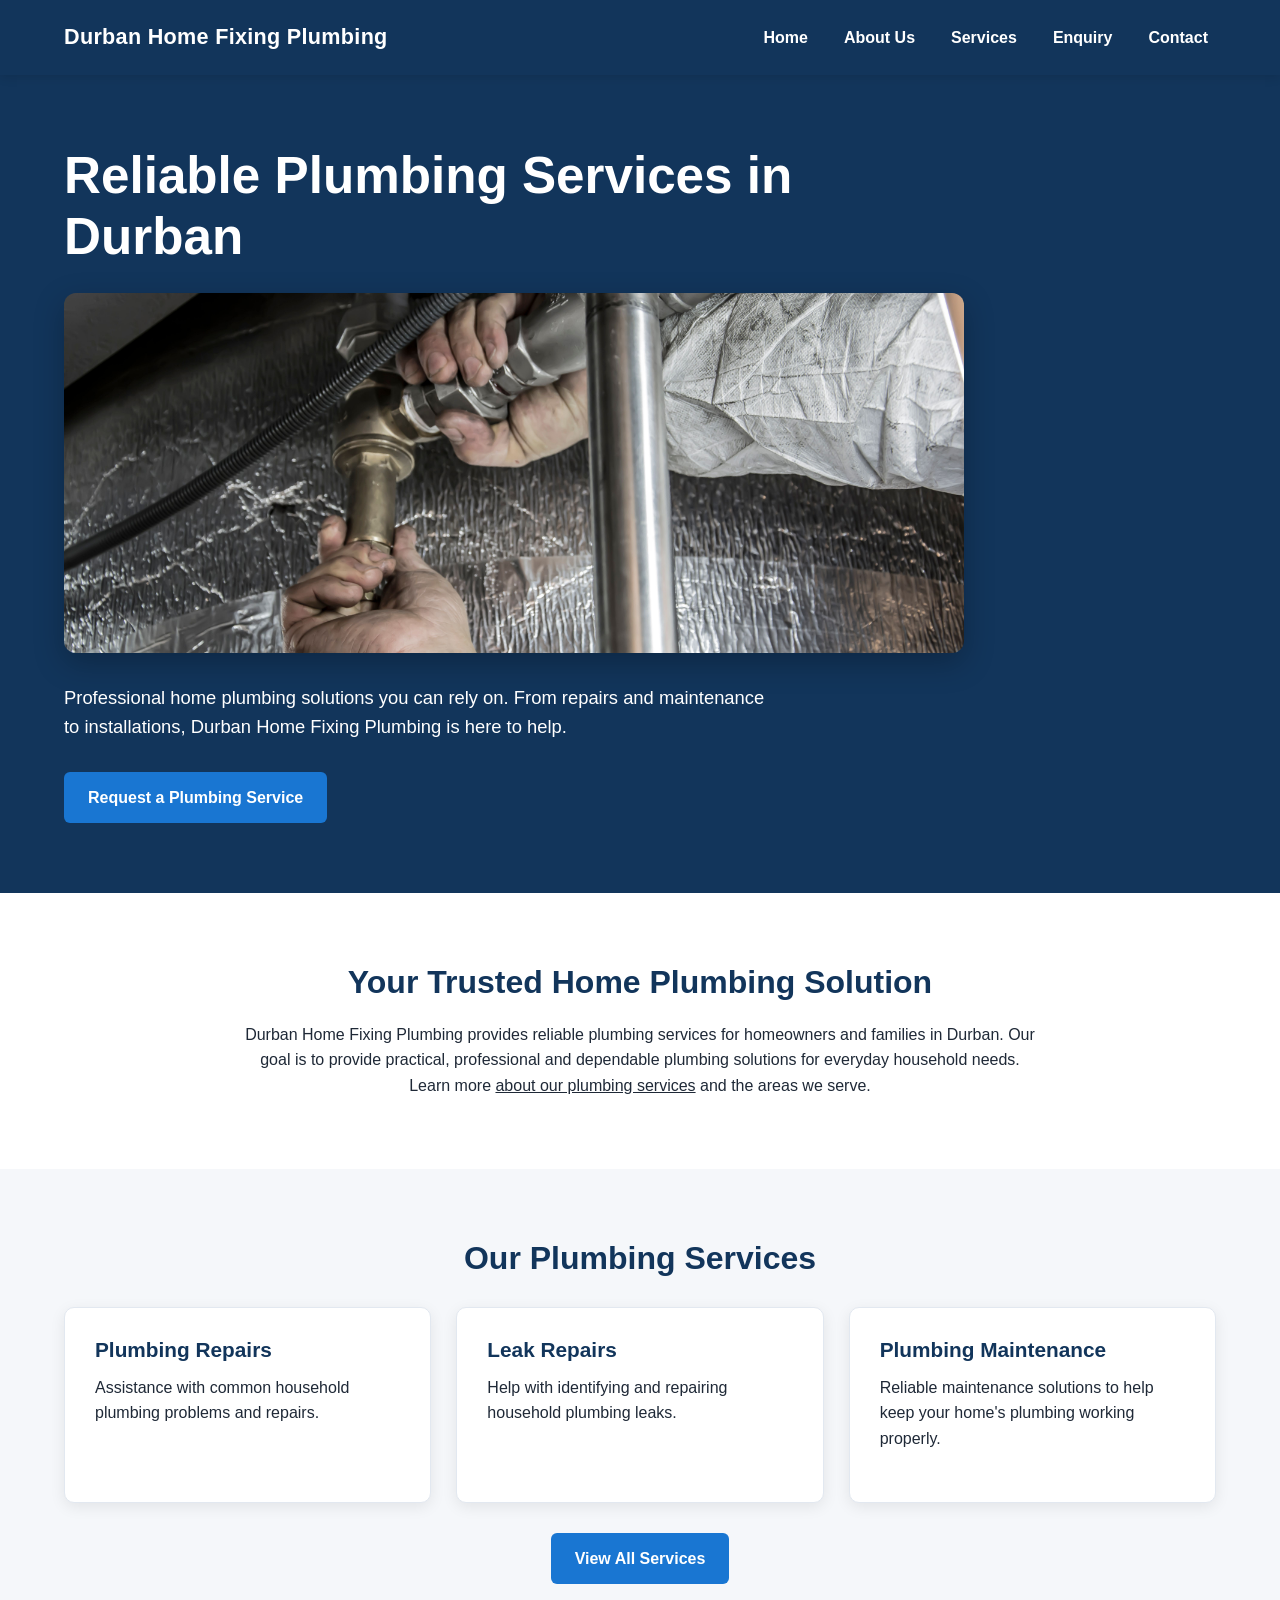
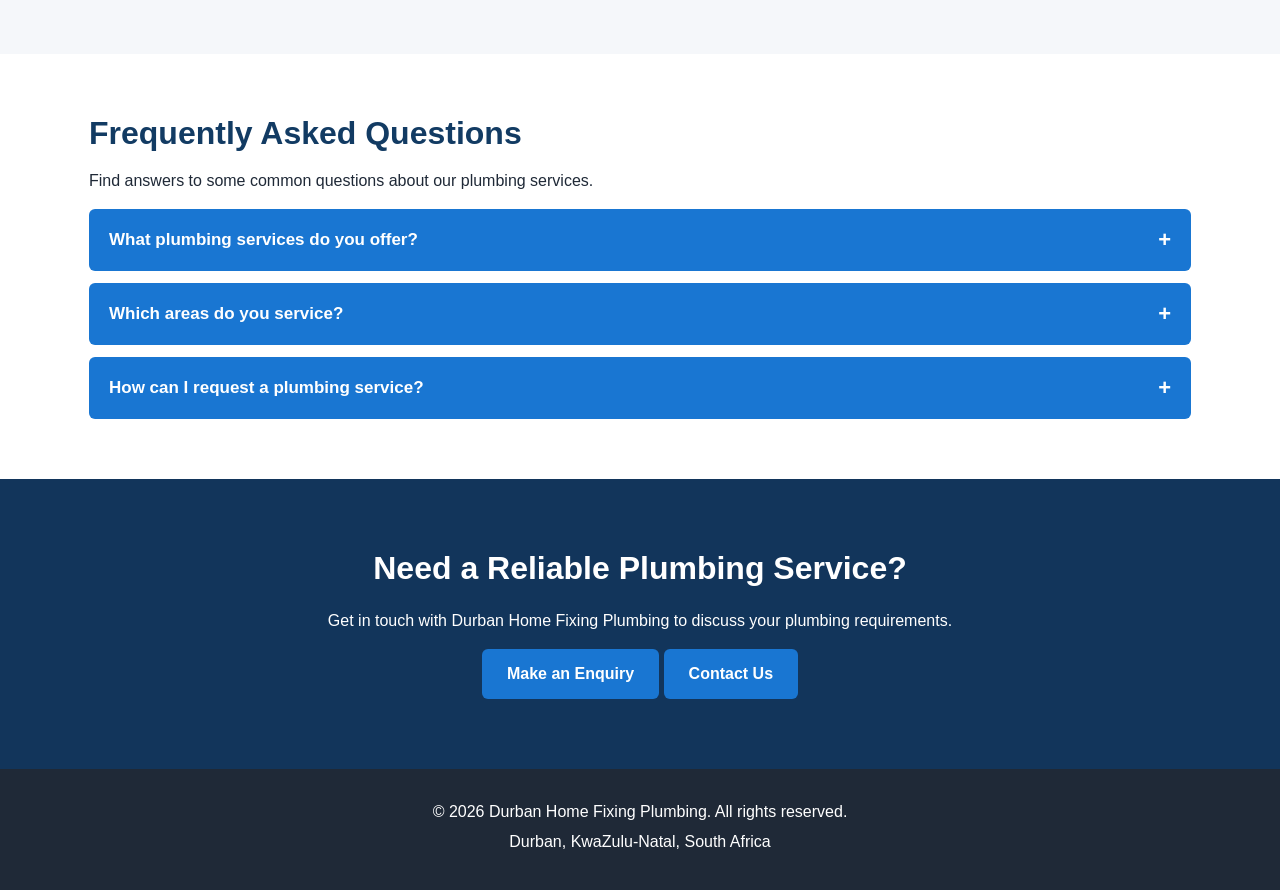
<file: public_html/index.html>
<!DOCTYPE html>
<html lang="en">

<!-- Durban HomeFix Plumbing - Home Page -->
<!-- Student: Teslan Tia Naidoo | Student Number: ST10529040 -->

<head>
    <meta charset="UTF-8">
    <meta name="viewport" content="width=device-width, initial-scale=1.0">

    <title>Plumbing Services in Durban | Durban HomeFix Plumbing</title>

    <meta name="description" content="Looking for reliable plumbing services in Durban? Durban HomeFix Plumbing assists with plumbing repairs, leaking pipes, blocked drains and maintenance.">

    <meta name="keywords" content="plumbers Durban, plumbing services Durban, plumbing repairs, leak repairs, blocked drains, plumbing maintenance">

    <meta name="author" content="Teslan Tia Naidoo">
    <meta name="robots" content="index, follow">

    <link rel="stylesheet" href="css/style.css">
</head>

<body>

    <header>
        <nav>
            <div class="logo">Durban Home Fixing Plumbing</div>

            <ul class="nav-links">
                <li><a href="index.html" aria-current="page">Home</a></li>
                <li><a href="about.html">About Us</a></li>
                <li><a href="services.html">Services</a></li>
                <li><a href="enquiry.html">Enquiry</a></li>
                <li><a href="contact.html">Contact</a></li>
            </ul>
        </nav>
    </header>

    <main>

        <section class="hero">
            <div class="hero-content">

                <h1>Reliable Plumbing Services in Durban</h1>

                <img
                    src="images/plumbing-repair.jpg"
                    alt="Plumber repairing a pipe under a sink"
                    loading="eager"
                    fetchpriority="high">

                <p>
                    Professional home plumbing solutions you can rely on.
                    From repairs and maintenance to installations, Durban Home
                    Fixing Plumbing is here to help.
                </p>

                <a href="enquiry.html" class="button">
                    Request a Plumbing Service
                </a>

            </div>
        </section>

        <section class="intro">
            <h2>Your Trusted Home Plumbing Solution</h2>

            <p>
                Durban Home Fixing Plumbing provides reliable plumbing
                services for homeowners and families in Durban. Our goal is
                to provide practical, professional and dependable plumbing
                solutions for everyday household needs.
            </p>

            <p>
                Learn more <a href="about.html">about our plumbing services</a>
                and the areas we serve.
            </p>
        </section>

        <section class="services-preview">
            <h2>Our Plumbing Services</h2>

            <div class="service-container">

                <article class="service-card">
                    <h3>Plumbing Repairs</h3>
                    <p>
                        Assistance with common household plumbing problems
                        and repairs.
                    </p>
                </article>

                <article class="service-card">
                    <h3>Leak Repairs</h3>
                    <p>
                        Help with identifying and repairing household
                        plumbing leaks.
                    </p>
                </article>

                <article class="service-card">
                    <h3>Plumbing Maintenance</h3>
                    <p>
                        Reliable maintenance solutions to help keep your
                        home's plumbing working properly.
                    </p>
                </article>

            </div>

            <a href="services.html" class="button">
                View All Services
            </a>
        </section>

        <section class="faq-section">
            <h2>Frequently Asked Questions</h2>

            <p>
                Find answers to some common questions about our plumbing
                services.
            </p>

            <div class="faq-container">

                <div class="faq-item">
                    <button type="button" class="faq-question"
                            aria-expanded="false">
                        What plumbing services do you offer?
                        <span aria-hidden="true">+</span>
                    </button>

                    <div class="faq-answer" hidden>
                        <p>
                            We assist with plumbing repairs, leak repairs,
                            blocked drains, pipe repairs, bathroom plumbing
                            and general plumbing maintenance.
                        </p>
                    </div>
                </div>

                <div class="faq-item">
                    <button type="button" class="faq-question"
                            aria-expanded="false">
                        Which areas do you service?
                        <span aria-hidden="true">+</span>
                    </button>

                    <div class="faq-answer" hidden>
                        <p>
                            We provide plumbing assistance in Durban and
                            surrounding areas.
                        </p>
                    </div>
                </div>

                <div class="faq-item">
                    <button type="button" class="faq-question"
                            aria-expanded="false">
                        How can I request a plumbing service?
                        <span aria-hidden="true">+</span>
                    </button>

                    <div class="faq-answer" hidden>
                        <p>
                            You can complete our online enquiry form and
                            provide your contact details and information
                            about the plumbing service you require.
                            Visit our <a href="enquiry.html">Enquiry page</a>
                            to get started.
                        </p>
                    </div>
                </div>

            </div>
        </section>

        <section class="cta">
            <h2>Need a Reliable Plumbing Service?</h2>

            <p>
                Get in touch with Durban Home Fixing Plumbing to discuss
                your plumbing requirements.
            </p>

            <a href="enquiry.html" class="btn">Make an Enquiry</a>
            <a href="contact.html" class="btn">Contact Us</a>
        </section>

    </main>

    <footer>
        <p>
            &copy; 2026 Durban Home Fixing Plumbing. All rights reserved.
        </p>

        <p>Durban, KwaZulu-Natal, South Africa</p>
    </footer>

    <script src="js/script.js"></script>

</body>
</html>
</file>
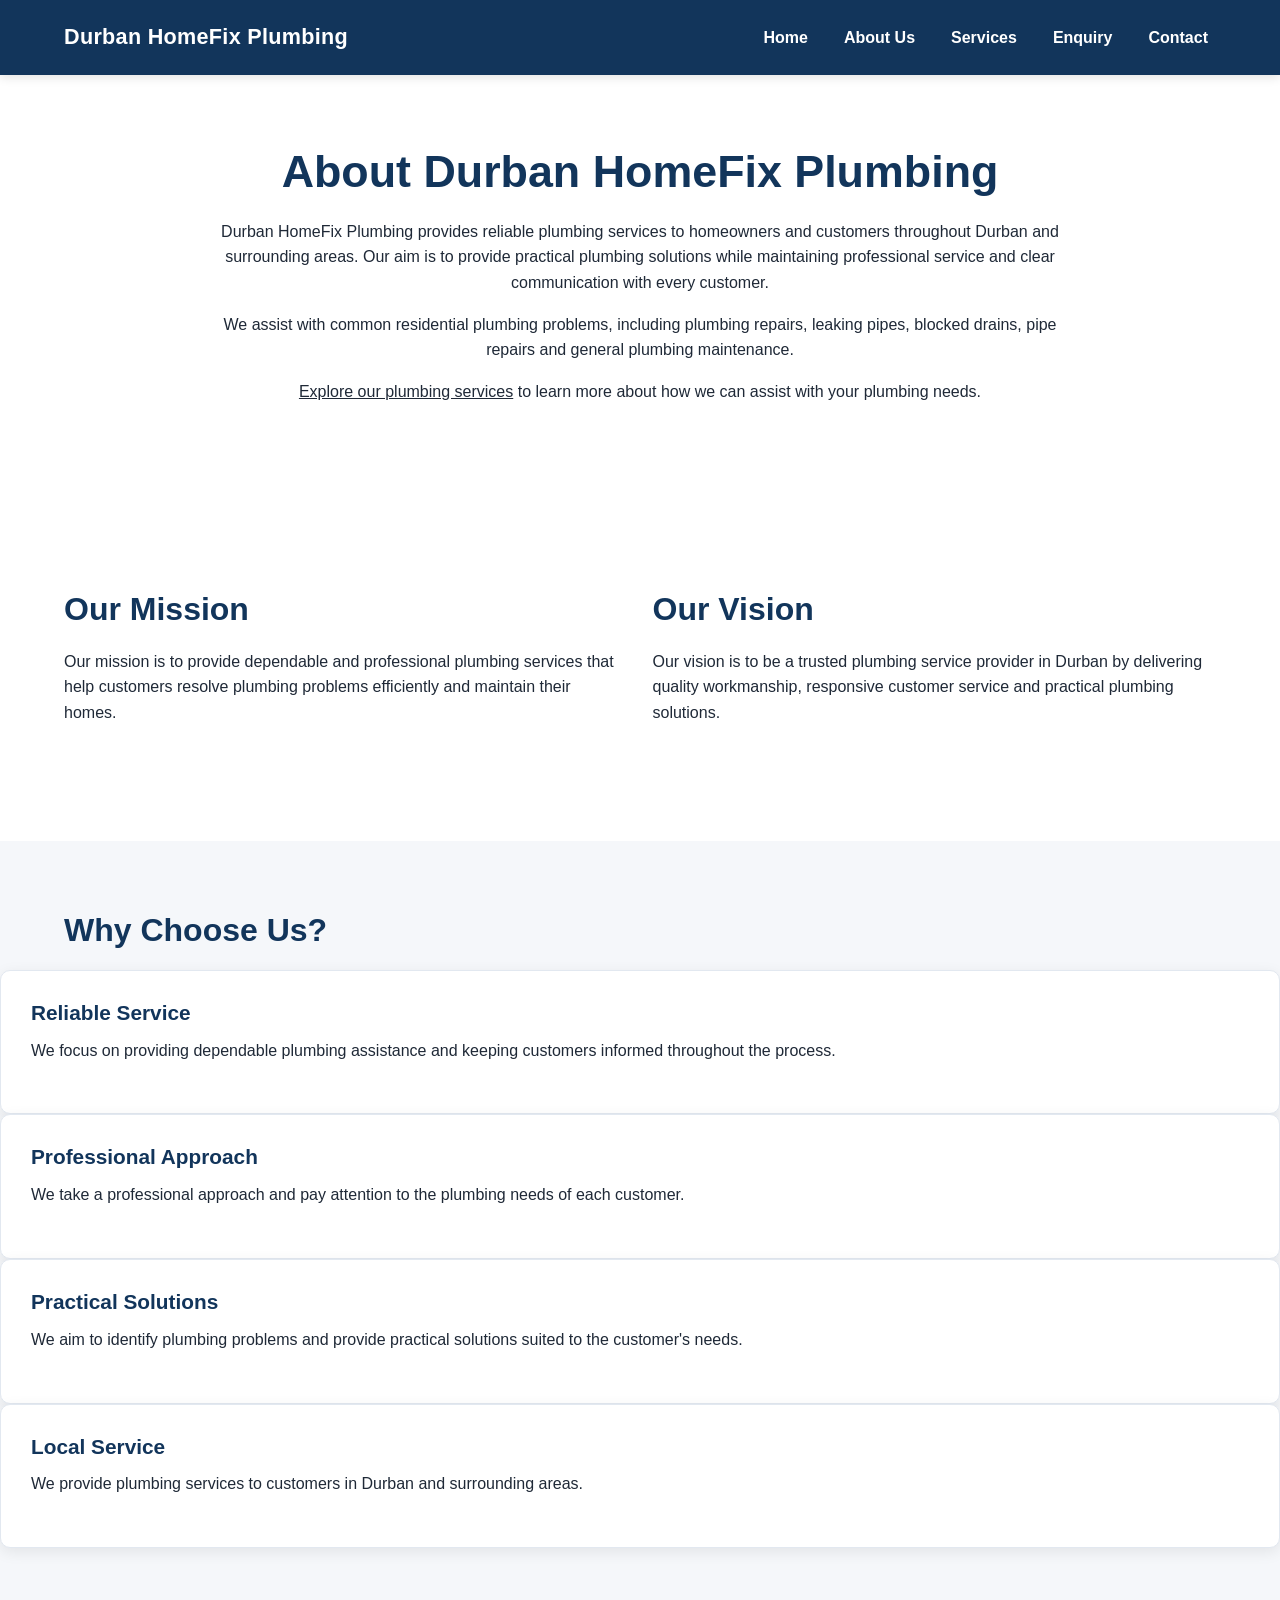
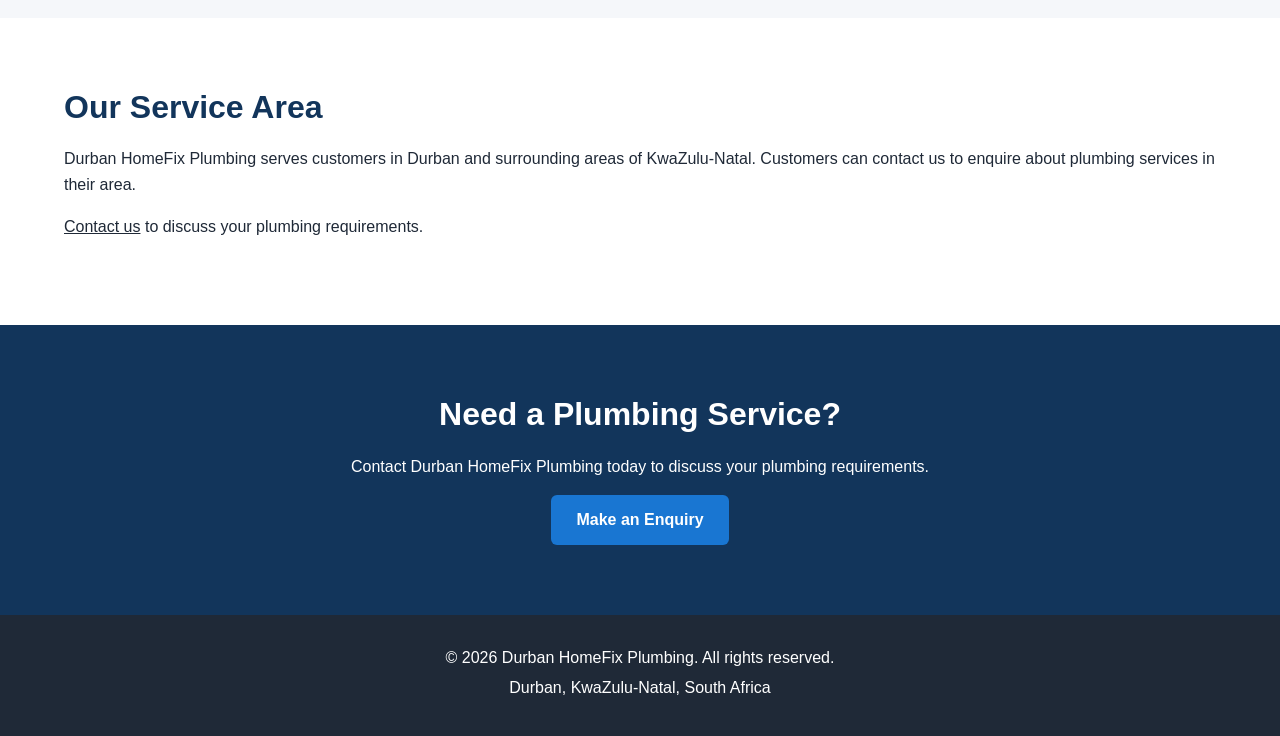
<file: public_html/about.html>
<!DOCTYPE html>
<html lang="en">

<!-- Durban HomeFix Plumbing - About Us Page -->
<!-- Student: Teslan Tia Naidoo | Student Number: ST10529040 -->

<head>
    <meta charset="UTF-8">
    <meta name="viewport" content="width=device-width, initial-scale=1.0">

    <title>About Us | Durban HomeFix Plumbing</title>

    <meta name="description" content="Learn about Durban HomeFix Plumbing, our plumbing services, commitment to customers and service areas in Durban, KwaZulu-Natal.">

    <meta name="keywords" content="Durban plumber, plumbing company Durban, local plumbing services, Durban HomeFix Plumbing, residential plumbing KwaZulu-Natal">
    <meta name="author" content="Teslan Tia Naidoo">

    <meta name="robots" content="index, follow">

    <link rel="stylesheet" href="css/style.css">
</head>

<body>

    <!-- Header and Navigation -->
    <header>
        <nav>
            <div class="logo">
                Durban HomeFix Plumbing
            </div>

            <ul class="nav-links">
                <li><a href="index.html">Home</a></li>
                <li><a href="about.html" aria-current="page">About Us</a></li>
                <li><a href="services.html">Services</a></li>
                <li><a href="enquiry.html">Enquiry</a></li>
                <li><a href="contact.html">Contact</a></li>
            </ul>
        </nav>
    </header>

    <!-- Main Content -->
    <main>

        <!-- About Section -->
        <section class="about-section">

            <h1>About Durban HomeFix Plumbing</h1>

            <p>
                Durban HomeFix Plumbing provides reliable plumbing services
                to homeowners and customers throughout Durban and surrounding
                areas. Our aim is to provide practical plumbing solutions while
                maintaining professional service and clear communication with
                every customer.
            </p>

            <p>
                We assist with common residential plumbing problems, including
                plumbing repairs, leaking pipes, blocked drains, pipe repairs
                and general plumbing maintenance.
            </p>

            <p>
                <a href="services.html">Explore our plumbing services</a>
                to learn more about how we can assist with your plumbing needs.
            </p>

        </section>

        <!-- Mission and Vision -->
        <section class="mission-vision">

            <div class="info-card">
                <h2>Our Mission</h2>

                <p>
                    Our mission is to provide dependable and professional
                    plumbing services that help customers resolve plumbing
                    problems efficiently and maintain their homes.
                </p>
            </div>

            <div class="info-card">
                <h2>Our Vision</h2>

                <p>
                    Our vision is to be a trusted plumbing service provider
                    in Durban by delivering quality workmanship, responsive
                    customer service and practical plumbing solutions.
                </p>
            </div>

        </section>

        <!-- Why Choose Us -->
        <section class="why-choose-us">

            <h2>Why Choose Us?</h2>

            <div class="service-grid">

                <article class="service-card">
                    <h3>Reliable Service</h3>

                    <p>
                        We focus on providing dependable plumbing assistance
                        and keeping customers informed throughout the process.
                    </p>
                </article>

                <article class="service-card">
                    <h3>Professional Approach</h3>

                    <p>
                        We take a professional approach and pay attention
                        to the plumbing needs of each customer.
                    </p>
                </article>

                <article class="service-card">
                    <h3>Practical Solutions</h3>

                    <p>
                        We aim to identify plumbing problems and provide
                        practical solutions suited to the customer's needs.
                    </p>
                </article>

                <article class="service-card">
                    <h3>Local Service</h3>

                    <p>
                        We provide plumbing services to customers in Durban
                        and surrounding areas.
                    </p>
                </article>

            </div>

        </section>

        <!-- Service Area -->
        <section class="service-area">

            <h2>Our Service Area</h2>

            <p>
                Durban HomeFix Plumbing serves customers in Durban and
                surrounding areas of KwaZulu-Natal. Customers can contact us
                to enquire about plumbing services in their area.
            </p>

            <p>
                <a href="contact.html">Contact us</a>
                to discuss your plumbing requirements.
            </p>

        </section>

        <!-- Call to Action -->
        <section class="cta">

            <h2>Need a Plumbing Service?</h2>

            <p>
                Contact Durban HomeFix Plumbing today to discuss your
                plumbing requirements.
            </p>

            <a href="enquiry.html" class="btn">
                Make an Enquiry
            </a>

        </section>

    </main>

    <!-- Footer -->
    <footer>

        <p>
            &copy; 2026 Durban HomeFix Plumbing. All rights reserved.
        </p>

        <p>
            Durban, KwaZulu-Natal, South Africa
        </p>

    </footer>

    <script src="js/script.js"></script>

</body>
</html>
</file>
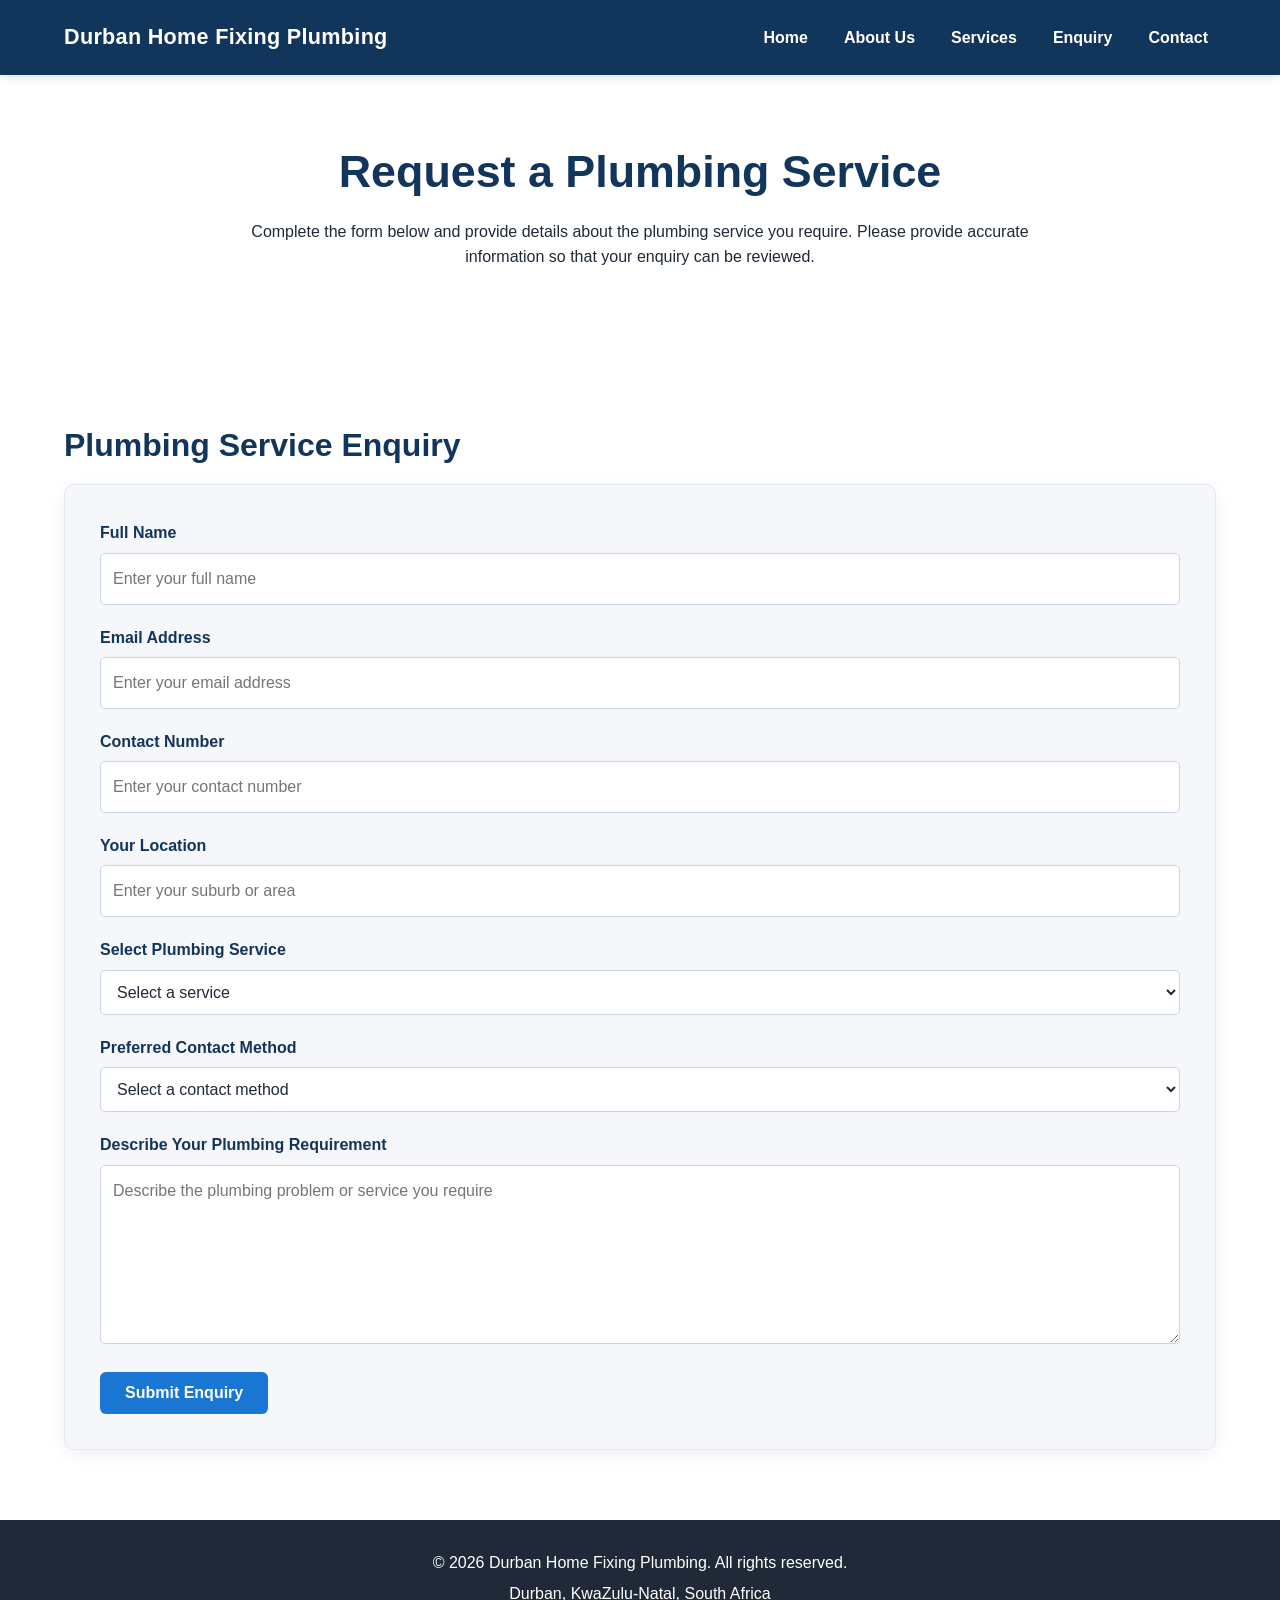
<file: public_html/enquiry.html>
<!DOCTYPE html>
<html lang="en">

<head>
    <meta charset="UTF-8">
    <meta name="viewport" content="width=device-width, initial-scale=1.0">

    <title>Plumbing Service Enquiry | Durban HomeFix Plumbing</title>

    <meta name="description" content="Request plumbing repairs, leak repairs, blocked drain services and plumbing maintenance in Durban. Contact Durban HomeFix Plumbing for assistance.">

    <meta name="keywords" content="plumbing enquiry Durban, plumbing repairs Durban, leak repairs, blocked drains, plumbing maintenance">

    <meta name="author" content="Teslan Tia Naidoo">
    <meta name="robots" content="index, follow">

    <link rel="stylesheet" href="css/style.css">
</head>

<body>

    <!-- Header and Navigation -->
    <header>
        <nav>
            <div class="logo">Durban Home Fixing Plumbing</div>

            <ul class="nav-links">
                <li><a href="index.html">Home</a></li>
                <li><a href="about.html">About Us</a></li>
                <li><a href="services.html">Services</a></li>
                <li><a href="enquiry.html" aria-current="page">Enquiry</a></li>
                <li><a href="contact.html">Contact</a></li>
            </ul>
        </nav>
    </header>

    <!-- Main Content -->
    <main>

        <section class="enquiry-intro">
            <h1>Request a Plumbing Service</h1>

            <p>
                Complete the form below and provide details about the
                plumbing service you require. Please provide accurate
                information so that your enquiry can be reviewed.
            </p>
        </section>

        <section class="enquiry-section">

            <h2>Plumbing Service Enquiry</h2>

            <form id="enquiryForm">

                <div class="form-group">
                    <label for="name">Full Name</label>
                    <input
                        type="text"
                        id="name"
                        name="Full Name"
                        placeholder="Enter your full name"
                        required
                        minlength="2">
                </div>

                <div class="form-group">
                    <label for="email">Email Address</label>
                    <input
                        type="email"
                        id="email"
                        name="Email Address"
                        placeholder="Enter your email address"
                        required>
                </div>

                <div class="form-group">
                    <label for="phone">Contact Number</label>
                    <input
                        type="tel"
                        id="phone"
                        name="Contact Number"
                        placeholder="Enter your contact number"
                        required
                        pattern="[0-9+\s()-]{7,20}">
                </div>

                <div class="form-group">
                    <label for="location">Your Location</label>
                    <input
                        type="text"
                        id="location"
                        name="Location"
                        placeholder="Enter your suburb or area"
                        required>
                </div>

                <div class="form-group">
                    <label for="service">Select Plumbing Service</label>

                    <select id="service" name="Plumbing Service" required>
                        <option value="">Select a service</option>
                        <option value="Plumbing Repairs">Plumbing Repairs</option>
                        <option value="Leak Repairs">Leak Repairs</option>
                        <option value="Blocked Drains">Blocked Drains</option>
                        <option value="Pipe Repairs">Pipe Repairs</option>
                        <option value="Bathroom Plumbing">Bathroom Plumbing</option>
                        <option value="Plumbing Maintenance">Plumbing Maintenance</option>
                        <option value="Other">Other</option>
                    </select>
                </div>

                <div class="form-group">
                    <label for="contactMethod">Preferred Contact Method</label>

                    <select
                        id="contactMethod"
                        name="Preferred Contact Method"
                        required>

                        <option value="">Select a contact method</option>
                        <option value="Phone">Phone</option>
                        <option value="Email">Email</option>
                    </select>
                </div>

                <div class="form-group">
                    <label for="message">Describe Your Plumbing Requirement</label>

                    <textarea
                        id="message"
                        name="Plumbing Requirement"
                        placeholder="Describe the plumbing problem or service you require"
                        rows="6"
                        required
                        minlength="10"></textarea>
                </div>

                <p id="enquiryFeedback" aria-live="polite"></p>

                <button type="submit" class="btn">
                    Submit Enquiry
                </button>

            </form>

        </section>

    </main>

    <!-- Footer -->
    <footer>
        <p>&copy; 2026 Durban Home Fixing Plumbing. All rights reserved.</p>
        <p>Durban, KwaZulu-Natal, South Africa</p>
    </footer>

    <script src="js/script.js"></script>

</body>
</html>
</file>
<file: public_html/css/style.css>
/* =========================================================
   DURBAN HOME FIXING PLUMBING
   PART 2 - VISUAL DESIGN AND RESPONSIVE STYLING
   Student: Teslan Tia Naidoo
   Student Number: ST10529040
   ========================================================= */


/* =========================================================
   1. GLOBAL RESET AND DEFAULT STYLING
   ========================================================= */

* {
    box-sizing: border-box;
    margin: 0;
    padding: 0;
}

html {
    scroll-behavior: smooth;
}

body {
    font-family: Arial, Helvetica, sans-serif;
    font-size: 16px;
    line-height: 1.6;
    color: #1f2937;
    background-color: #ffffff;
}

img {
    display: block;
    max-width: 100%;
    height: auto;
}

a {
    color: inherit;
}

h1,
h2,
h3 {
    line-height: 1.2;
}

p {
    margin-bottom: 1rem;
}


/* =========================================================
   2. HEADER AND NAVIGATION
   ========================================================= */

header {
    background-color: #12355b;
    color: #ffffff;
    position: relative;
    z-index: 100;
    box-shadow: 0 2px 10px rgba(0, 0, 0, 0.12);
}

nav {
    width: 90%;
    max-width: 1200px;
    min-height: 75px;
    margin: 0 auto;

    display: flex;
    align-items: center;
    justify-content: space-between;
    gap: 30px;
}

.logo {
    font-size: 1.35rem;
    font-weight: 700;
    letter-spacing: 0.3px;
    white-space: nowrap;
}

.nav-links {
    list-style: none;

    display: flex;
    align-items: center;
    justify-content: flex-end;
    gap: 20px;
}

.nav-links a {
    display: inline-block;

    color: #ffffff;
    text-decoration: none;
    font-weight: 600;

    padding: 10px 8px;

    border-radius: 4px;

    transition:
        color 0.3s ease,
        background-color 0.3s ease,
        transform 0.3s ease;
}

.nav-links a:hover {
    color: #12355b;
    background-color: #67c8ff;
    transform: translateY(-1px);
}

.nav-links a:focus-visible {
    outline: 3px solid #ffffff;
    outline-offset: 3px;
}

.nav-links a:active {
    transform: translateY(1px);
}


/* =========================================================
   3. MAIN LAYOUT
   ========================================================= */

main {
    width: 100%;
}

section {
    width: 90%;
    max-width: 1200px;
    margin: 0 auto;
    padding: 70px 0;
}

section h1 {
    margin-bottom: 20px;
    color: #12355b;
    font-size: 2.8rem;
    font-weight: 700;
}

section h2 {
    margin-bottom: 20px;
    color: #12355b;
    font-size: 2rem;
    font-weight: 700;
}

section h3 {
    margin-bottom: 12px;
    color: #12355b;
    font-size: 1.3rem;
    font-weight: 700;
}


/* =========================================================
   4. HERO SECTION
   ========================================================= */

.hero {
    width: 100%;
    max-width: none;
    min-height: 560px;

    display: flex;
    align-items: center;

    background-color: #12355b;

    color: #ffffff;
}

.hero-content {
    width: 90%;
    max-width: 1200px;
    margin: 0 auto;
}

.hero h1 {
    max-width: 800px;
    margin-bottom: 25px;

    color: #ffffff;
    font-size: 3.2rem;
    font-weight: 700;
}

.hero p {
    max-width: 720px;
    margin-bottom: 30px;

    color: #ffffff;
    font-size: 1.15rem;
}

.hero img {
    width: 100%;
    max-width: 900px;
    height: 360px;

    margin: 0 0 30px;

    object-fit: cover;
    object-position: center;

    border-radius: 12px;

    box-shadow: 0 10px 30px rgba(0, 0, 0, 0.25);
}


/* =========================================================
   5. BUTTONS
   ========================================================= */

.button {
    display: inline-block;

    background-color: #1976d2;
    color: #ffffff;

    text-decoration: none;
    text-align: center;

    border: none;
    border-radius: 6px;

    padding: 13px 24px;

    font: inherit;
    font-weight: 700;

    cursor: pointer;

    transition:
        background-color 0.3s ease,
        transform 0.3s ease,
        box-shadow 0.3s ease;
}

.button:hover {
    background-color: #0f5da8;
    transform: translateY(-2px);
    box-shadow: 0 5px 12px rgba(0, 0, 0, 0.18);
}

.button:focus-visible {
    outline: 3px solid #67c8ff;
    outline-offset: 3px;
}

.button:active {
    transform: translateY(0);
}


/* =========================================================
   6. INTRODUCTION SECTION
   ========================================================= */

.intro {
    text-align: center;
}

.intro p {
    max-width: 800px;
    margin: 0 auto;
}


/* =========================================================
   7. SERVICES PREVIEW
   ========================================================= */

.services-preview {
    width: 100%;
    max-width: none;

    background-color: #f5f7fa;

    text-align: center;
}

.services-preview > h2,
.services-preview > p,
.services-preview > .button {
    margin-left: auto;
    margin-right: auto;
}


/* =========================================================
   8. GRID LAYOUTS
   ========================================================= */

.service-container,
.services-list,
.location-container,
.mission-vision {
    width: 90%;
    max-width: 1200px;

    margin: 30px auto;

    display: grid;
    grid-template-columns: repeat(3, 1fr);
    gap: 25px;
}


/* =========================================================
   9. SERVICE CARDS
   ========================================================= */

.service-card,
.location-card,
.mission-vision article {
    background-color: #ffffff;

    padding: 30px;

    border: 1px solid #e2e8f0;
    border-radius: 10px;

    box-shadow: 0 4px 15px rgba(0, 0, 0, 0.08);

    text-align: left;

    transition:
        transform 0.3s ease,
        box-shadow 0.3s ease,
        border-color 0.3s ease;
}


/* FULL-WIDTH SERVICE IMAGE BLOCK */

.service-card img {
    display: block;

    width: 100%;
    height: 300px;

    margin: 0 0 20px;

    object-fit: cover;
    object-position: center;

    border-radius: 8px;
}


/* Service card hover */

.service-card:hover,
.location-card:hover {
    transform: translateY(-5px);

    border-color: #67c8ff;

    box-shadow: 0 10px 25px rgba(0, 0, 0, 0.12);
}


/* Service card text */

.service-card p {
    margin-bottom: 20px;
}

.service-card .button {
    margin-top: 5px;
}


/* =========================================================
   10. ABOUT PAGE
   ========================================================= */

.about-section {
    text-align: center;
}

.about-section p {
    max-width: 850px;
    margin-left: auto;
    margin-right: auto;
}

.mission-vision {
    grid-template-columns: repeat(2, 1fr);
}


/* =========================================================
   11. WHY CHOOSE US
   ========================================================= */

.why-choose-us {
    width: 100%;
    max-width: none;

    background-color: #f5f7fa;
}

.why-choose-us h2,
.why-choose-us ul {
    width: 90%;
    max-width: 1200px;

    margin-left: auto;
    margin-right: auto;
}

.why-choose-us ul {
    padding-left: 25px;
}

.why-choose-us li {
    margin-bottom: 10px;
}


/* =========================================================
   12. SERVICES PAGE
   ========================================================= */

.services-intro {
    text-align: center;
}

.services-intro p {
    max-width: 800px;

    margin-left: auto;
    margin-right: auto;
}

.services-list {
    grid-template-columns: repeat(3, 1fr);
}


/* =========================================================
   13. ENQUIRY AND CONTACT FORMS
   ========================================================= */

.enquiry-intro,
.contact-intro {
    text-align: center;
}

.enquiry-intro p,
.contact-intro p {
    max-width: 800px;

    margin-left: auto;
    margin-right: auto;
}

.enquiry-form-section,
.contact-form-section {
    max-width: 800px;
}

form {
    background-color: #f5f7fa;

    padding: 35px;

    border: 1px solid #e2e8f0;
    border-radius: 10px;

    box-shadow: 0 5px 18px rgba(0, 0, 0, 0.06);
}

.form-group {
    margin-bottom: 20px;
}

.form-group label {
    display: block;

    margin-bottom: 7px;

    color: #12355b;

    font-weight: 700;
}

.form-group input,
.form-group select,
.form-group textarea {
    width: 100%;

    padding: 12px;

    border: 1px solid #cbd5e1;
    border-radius: 5px;

    background-color: #ffffff;
    color: #1f2937;

    font: inherit;

    transition:
        border-color 0.3s ease,
        box-shadow 0.3s ease;
}

.form-group input:focus,
.form-group select:focus,
.form-group textarea:focus {
    outline: none;

    border-color: #1976d2;

    box-shadow:
        0 0 0 3px rgba(25, 118, 210, 0.15);
}

.form-group textarea {
    min-height: 150px;
    resize: vertical;
}


/* =========================================================
   14. CONTACT DETAILS
   ========================================================= */

.contact-details {
    text-align: center;
}

.contact-details p {
    margin-bottom: 12px;
}

.contact-details a {
    color: #1976d2;

    font-weight: 600;
    text-decoration: none;

    transition: color 0.3s ease;
}

.contact-details a:hover {
    color: #0f5da8;
    text-decoration: underline;
}

.contact-details a:focus-visible {
    outline: 3px solid #67c8ff;
    outline-offset: 3px;
}


/* =========================================================
   15. LOCATIONS
   ========================================================= */

.locations {
    width: 100%;
    max-width: none;

    background-color: #f5f7fa;
}

.locations > h2,
.locations > p {
    width: 90%;
    max-width: 1200px;

    margin-left: auto;
    margin-right: auto;
}

.location-container {
    grid-template-columns: repeat(2, 1fr);
}


/* =========================================================
   16. ENQUIRY INFORMATION
   ========================================================= */

.enquiry-information {
    width: 100%;
    max-width: none;

    background-color: #f5f7fa;
}

.enquiry-information h2,
.enquiry-information ul {
    width: 90%;
    max-width: 800px;

    margin-left: auto;
    margin-right: auto;
}

.enquiry-information ul {
    padding-left: 25px;
}

.enquiry-information li {
    margin-bottom: 10px;
}


/* =========================================================
   17. CALL TO ACTION
   ========================================================= */

.cta {
    width: 100%;
    max-width: none;

    background-color: #12355b;

    color: #ffffff;

    text-align: center;
}

.cta h2 {
    color: #ffffff;
}

.cta p {
    max-width: 700px;

    margin-left: auto;
    margin-right: auto;

    color: #ffffff;
}


/* =========================================================
   18. FOOTER
   ========================================================= */

footer {
    background-color: #1f2937;

    color: #ffffff;

    text-align: center;

    padding: 30px 20px;
}

footer p {
    margin-bottom: 5px;
}


/* =========================================================
   19. TABLET RESPONSIVE DESIGN
   1023px AND BELOW
   ========================================================= */

@media (max-width: 1023px) {

    nav {
        width: 92%;
    }

    .logo {
        font-size: 1.2rem;
    }

    .nav-links {
        gap: 10px;
    }

    .nav-links a {
        padding: 8px 6px;
    }

    section {
        width: 92%;
    }

    .service-container,
    .services-list {
        grid-template-columns: repeat(2, 1fr);
    }

    .mission-vision {
        grid-template-columns: repeat(2, 1fr);
    }

    .location-container {
        grid-template-columns: repeat(2, 1fr);
    }

    .hero {
        min-height: 520px;
    }

    .hero h1 {
        font-size: 2.7rem;
    }

    .hero img {
        height: 320px;
    }

    section h1 {
        font-size: 2.5rem;
    }

    section h2 {
        font-size: 1.9rem;
    }

    .service-card {
        padding: 25px;
    }

    .service-card img {
        height: 260px;
    }
}


/* =========================================================
   20. MOBILE RESPONSIVE DESIGN
   767px AND BELOW
   ========================================================= */

@media (max-width: 767px) {

    body {
        font-size: 15px;
    }


    /* Mobile navigation */

    nav {
        width: 90%;

        padding: 20px 0;

        flex-direction: column;

        align-items: flex-start;

        gap: 15px;
    }

    .logo {
        width: 100%;

        font-size: 1.2rem;

        white-space: normal;
    }

    .nav-links {
        width: 100%;

        flex-direction: column;

        align-items: stretch;

        gap: 5px;
    }

    .nav-links li {
        width: 100%;
    }

    .nav-links a {
        display: block;

        width: 100%;

        padding: 9px 10px;
    }


    /* Mobile sections */

    section {
        width: 90%;

        padding: 50px 0;
    }

    section h1 {
        font-size: 2.1rem;

        margin-bottom: 16px;
    }

    section h2 {
        font-size: 1.7rem;

        margin-bottom: 16px;
    }

    section h3 {
        font-size: 1.2rem;
    }


    /* Mobile hero */

    .hero {
        min-height: auto;

        padding: 55px 0;
    }

    .hero-content {
        width: 90%;
    }

    .hero h1 {
        font-size: 2.3rem;

        margin-bottom: 20px;
    }

    .hero p {
        font-size: 1rem;

        margin-bottom: 25px;
    }

    .hero img {
        width: 100%;

        height: 240px;

        margin-bottom: 25px;

        border-radius: 8px;

        object-fit: cover;
        object-position: center;
    }


    /* Mobile grids */

    .service-container,
    .services-list,
    .mission-vision,
    .location-container {
        width: 90%;

        grid-template-columns: 1fr;

        gap: 20px;
    }


    /* Mobile cards */

    .service-card,
    .location-card,
    .mission-vision article {
        padding: 22px;
    }


    /* Mobile service image blocks */

    .service-card img {
        width: 100%;

        height: 220px;

        margin-bottom: 18px;

        object-fit: cover;
        object-position: center;

        border-radius: 8px;
    }


    /* Mobile buttons */

    .button {
        width: 100%;

        padding: 12px 18px;
    }


    /* Mobile forms */

    form {
        padding: 25px 20px;
    }

    .form-group {
        margin-bottom: 18px;
    }

    .form-group input,
    .form-group select,
    .form-group textarea {
        padding: 11px;
    }

    .form-group textarea {
        min-height: 130px;
    }


    /* Mobile footer */

    footer {
        padding: 25px 15px;
    }
}


/* =========================================================
   21. VERY SMALL MOBILE SCREENS
   480px AND BELOW
   ========================================================= */

@media (max-width: 480px) {

    .logo {
        font-size: 1.05rem;
    }

    .hero h1 {
        font-size: 1.9rem;
    }

    .hero img {
        height: 210px;
    }

    section h1 {
        font-size: 1.8rem;
    }

    section h2 {
        font-size: 1.5rem;
    }

    .service-card img {
        height: 190px;

        object-fit: cover;
        object-position: center;
    }

    .service-card {
        padding: 20px;
    }
}


.btn,
button[type="submit"] {
    display: inline-block;
    background-color: #1976d2;
    color: #ffffff;
    padding: 12px 25px;
    border: none;
    border-radius: 6px;
    font-size: 16px;
    font-weight: bold;
    text-decoration: none;
    cursor: pointer;
    transition: background-color 0.3s ease;
}

.btn:hover,
button[type="submit"]:hover {
    background-color: #125ca1;
}

/* PART 3 - FAQ ACCORDION STYLING */

.faq-section {
    max-width: 1200px;
    margin: 0 auto;
    padding: 60px 25px;
}

button.btn:active {
    transform: translateY(1px);
}
.faq-section h2 {
    color: #123b63;
    font-size: 32px;
    margin-bottom: 15px;
}

.faq-question {
    display: flex;
    justify-content: space-between;
    align-items: center;
    width: 100%;
    padding: 18px 20px;
    margin-top: 12px;
    background-color: #1976d2;
    color: #ffffff;
    border: none;
    border-radius: 6px;
    text-align: left;
    font-size: 17px;
    font-weight: bold;
    cursor: pointer;
    transition: background-color 0.3s ease;
}

.faq-question:hover {
    background-color: #125ca1;
}

.faq-question span {
    font-size: 22px;
    margin-left: 15px;
}

.faq-answer {
    padding: 18px 20px;
    background-color: #f4f7fa;
    border-left: 4px solid #1976d2;
    line-height: 1.7;
    color: #333333;
}

.faq-answer[hidden] {
    display: none;
}

/* Mobile FAQ layout */
@media (max-width: 600px) {
    .faq-section {
        padding: 40px 15px;
    }

    .faq-section h2 {
        font-size: 26px;
    }

    .faq-question {
        font-size: 15px;
        padding: 15px;
    }
}/* PART 3 - IMAGE GALLERY */

.gallery-section {
    max-width: 1200px;
    margin: 50px auto;
    padding: 40px 25px;
    text-align: center;
}

.gallery-section h2 {
    color: #123b63;
    font-size: 32px;
    margin-bottom: 12px;
}

.image-gallery {
    display: grid;
    grid-template-columns: repeat(3, 1fr);
    gap: 20px;
    margin-top: 30px;
}

.gallery-image {
    width: 100%;
    height: 230px;
    object-fit: cover;
    border-radius: 10px;
    cursor: pointer;
    transition: transform 0.3s ease, box-shadow 0.3s ease;
}

.gallery-image:hover {
    transform: scale(1.03);
    box-shadow: 0 5px 18px rgba(0, 0, 0, 0.2);
}

/* Lightbox */

.lightbox {
    display: none;
    position: fixed;
    z-index: 9999;
    padding: 50px 20px;
    left: 0;
    top: 0;
    width: 100%;
    height: 100%;
    background-color: rgba(0, 0, 0, 0.9);
    justify-content: center;
    align-items: center;
}

.lightbox img {
    max-width: 90%;
    max-height: 85%;
    object-fit: contain;
}

.lightbox-close {
    position: absolute;
    top: 20px;
    right: 35px;
    color: white;
    font-size: 40px;
    cursor: pointer;
}

@media (max-width: 768px) {
    .image-gallery {
        grid-template-columns: repeat(2, 1fr);
    }
}

@media (max-width: 500px) {
    .image-gallery {
        grid-template-columns: 1fr;
    }
}/* Part 3 - Interactive Map */

.map-section {
    max-width: 1200px;
    margin: 50px auto;
    padding: 40px 25px;
    text-align: center;
}

.map-section h2 {
    color: #123b63;
    font-size: 32px;
    margin-bottom: 15px;
}

#serviceMap {
    width: 100%;
    height: 400px;
    margin-top: 25px;
    border-radius: 10px;
    border: 1px solid #dddddd;
    z-index: 1;
}

@media (max-width: 600px) {
    #serviceMap {
        height: 300px;
    }
}/* Part 3 - Dynamic Service Controls */

.service-controls {
    display: flex;
    flex-wrap: wrap;
    gap: 15px;
    margin: 25px 0;
}

.service-controls input,
.service-controls select {
    flex: 1;
    min-width: 180px;
    padding: 13px;
    border: 1px solid #cccccc;
    border-radius: 6px;
    font-size: 15px;
    background-color: #ffffff;
}

#serviceResults {
    margin-bottom: 20px;
    color: #123b63;
    font-weight: bold;
}

@media (max-width: 600px) {
    .service-controls {
        flex-direction: column;
    }

    .service-controls input,
    .service-controls select {
        width: 100%;
    }
}
</file>
